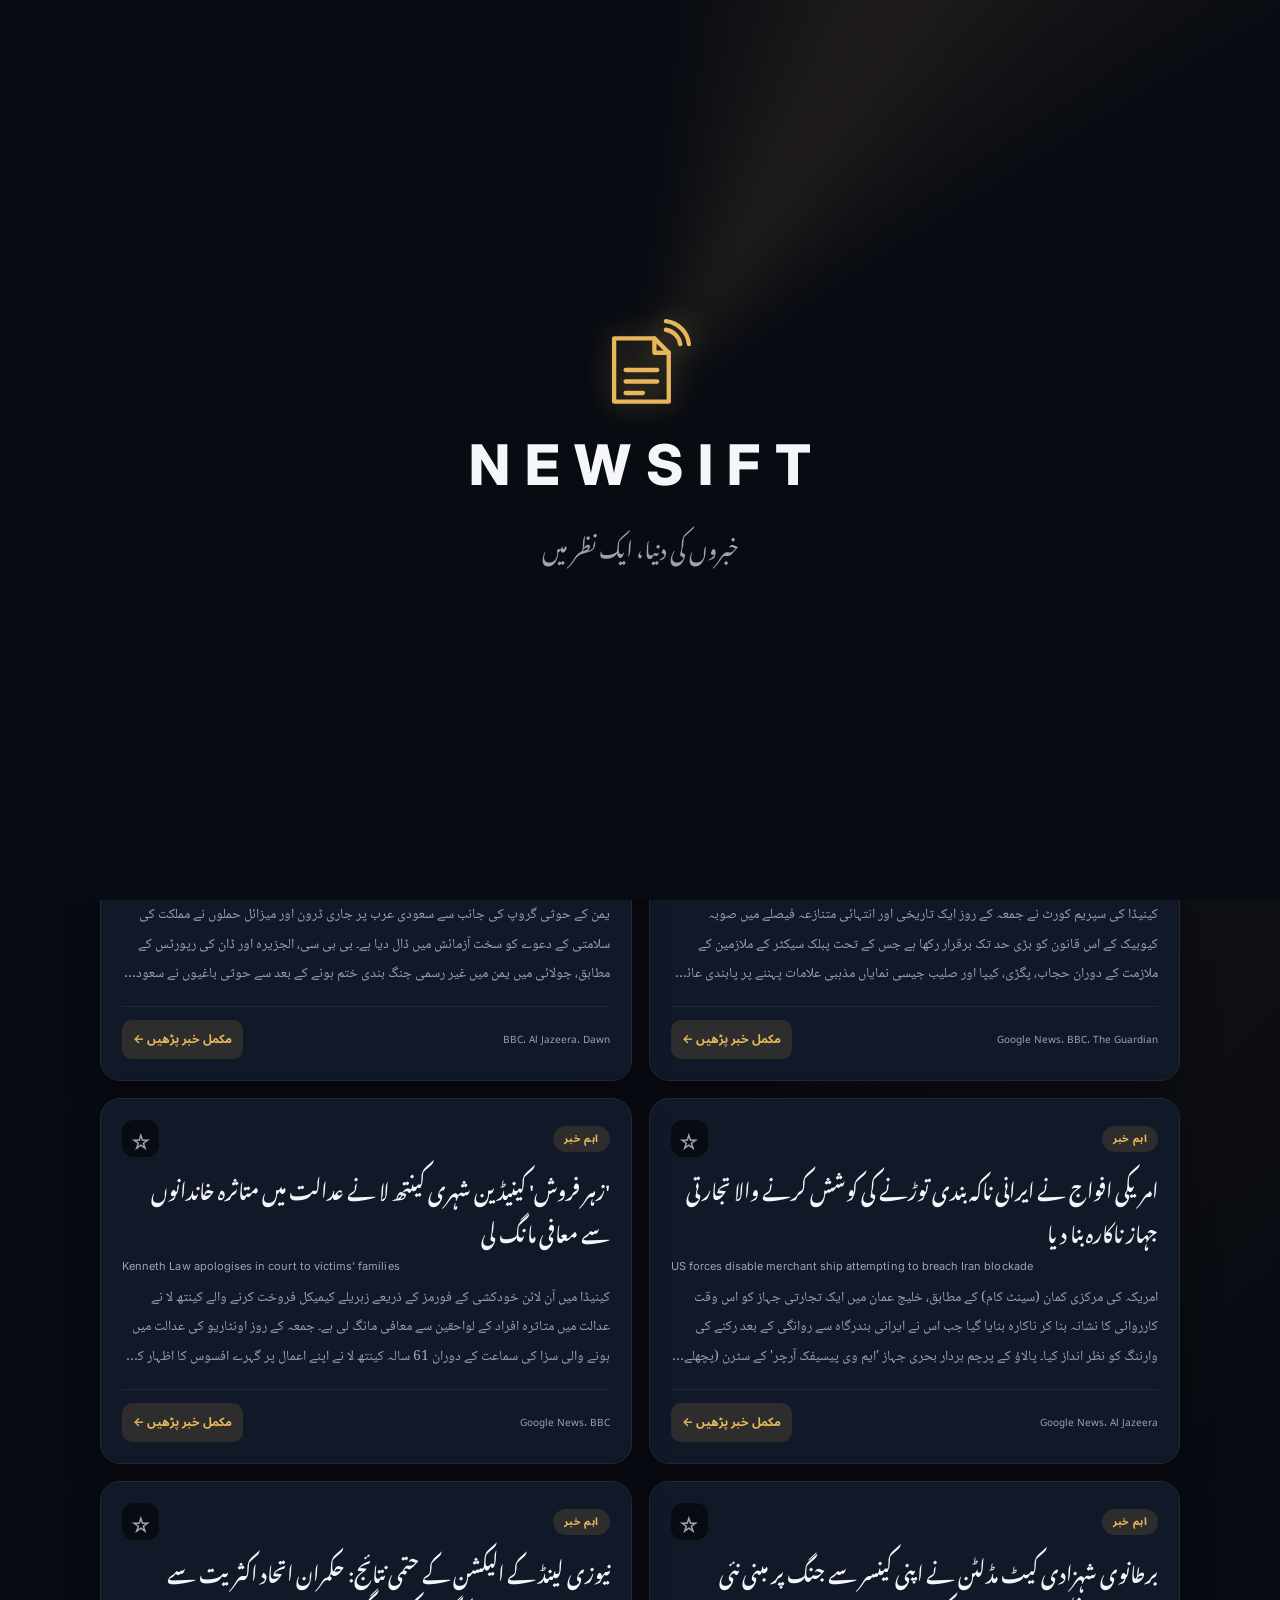
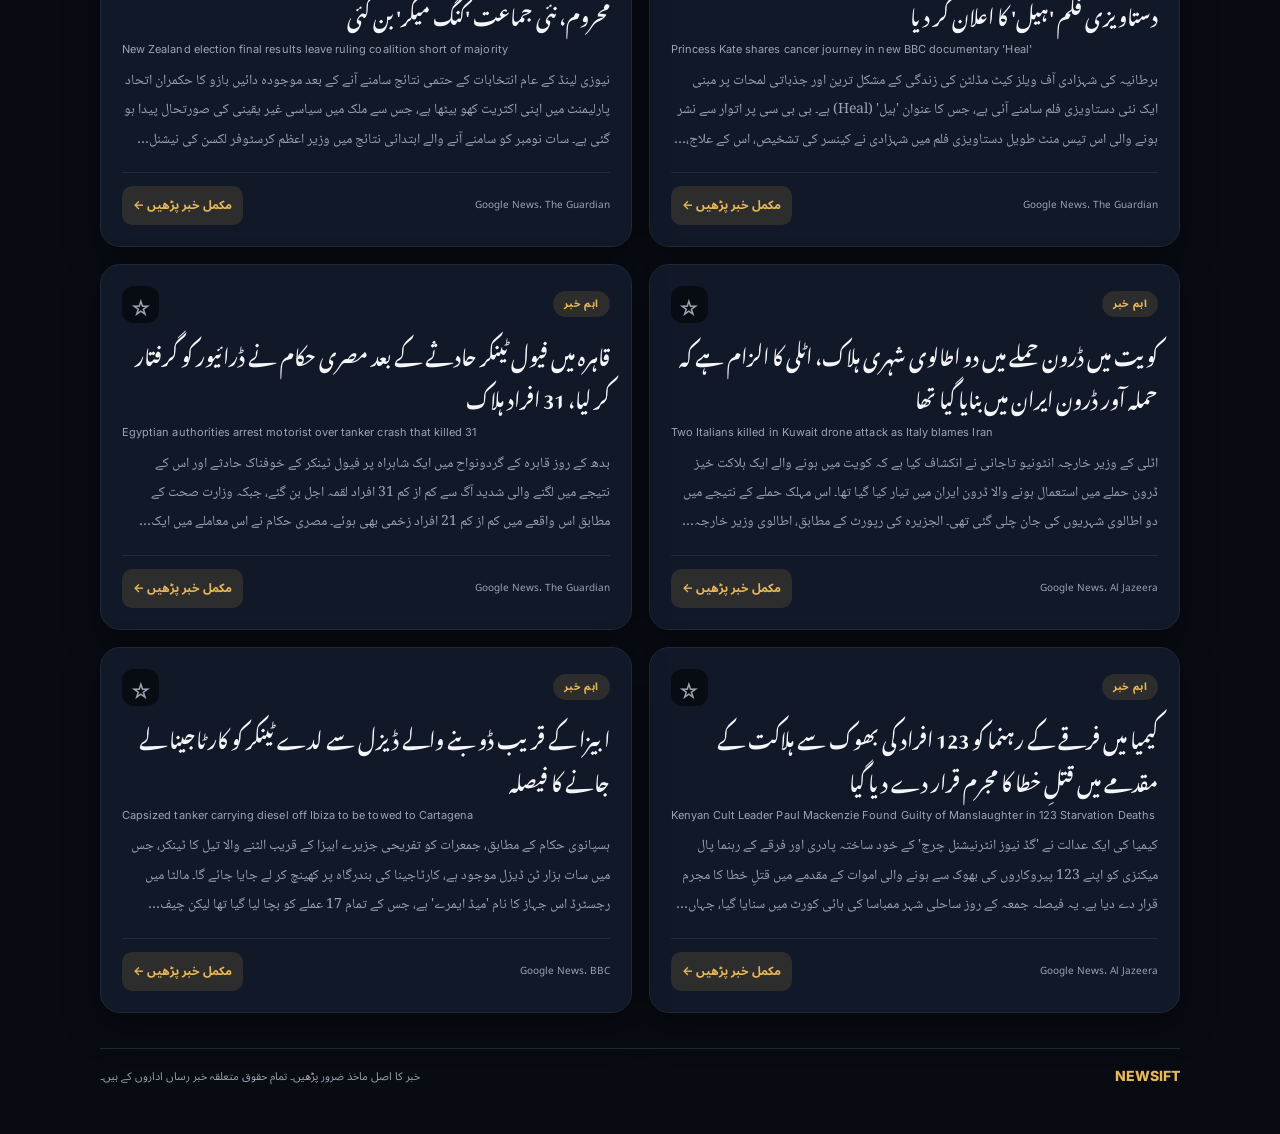
<file: docs/index.html>
<!doctype html><html lang="ur" dir="rtl" data-font="nastaliq" data-size="m"><head><meta charset="utf-8"><meta name="viewport" content="width=device-width,initial-scale=1,viewport-fit=cover"><meta name="theme-color" content="#080B12"><meta name="description" content="Newsift — اردو اور انگریزی میں تازہ خبریں"><title>Newsift — تازہ خبریں</title><link rel="manifest" href="./manifest.json"><link rel="icon" href="./icon.svg" type="image/svg+xml"><link rel="preconnect" href="https://fonts.googleapis.com"><link rel="preconnect" href="https://fonts.gstatic.com" crossorigin><link href="https://fonts.googleapis.com/css2?family=Noto+Nastaliq+Urdu:wght@400;500;600;700&family=Noto+Naskh+Arabic:wght@400;500;600;700&family=Noto+Sans+Arabic:wght@400;500;600;700;800&family=Inter:wght@400;500;600;700;800&display=swap" rel="stylesheet"><link rel="stylesheet" href="./styles.css?v=4"><link rel="stylesheet" href="./premium.css?v=5"></head><body><header class="topbar"><a class="brand" href="./"><span class="brand-mark"><svg viewBox="0 0 64 64" aria-hidden="true"><path d="M14 10h28l10 10v34H14z"/><path d="M22 32h22M22 40h22M22 48h12"/><path d="M50 6a10 10 0 0 1 8 8"/></svg></span><span>NEWSIFT<small>خبروں کی دنیا، ایک نظر میں</small></span></a><div class="top-actions"><button id="setBtn" class="icon-btn" aria-label="ترتیبات / Settings">⚙</button><button id="langBtn" class="icon-btn">EN</button><button id="themeBtn" class="icon-btn" aria-label="Theme">☾</button></div></header><main class="wrap"><section class="hero"><div class="eyebrow" id="eyebrow">دنیا بھر کی مستند خبریں</div><h1 id="headline">خبر سے باخبر، ہر لمحہ</h1><p id="subhead">اہم خبریں، مکمل روزانہ فیڈ اور محفوظ شدہ آرکائیو</p><div class="meta" id="updated">خبریں لوڈ ہو رہی ہیں…</div></section><section class="toolbar"><label class="search"><span>⌕</span><input id="search" type="search" placeholder="خبر، موضوع یا نام تلاش کریں…" autocomplete="off"></label></section><nav class="news-tabs" aria-label="News sections"><button data-tab="important" class="tab-btn active">اہم خبریں</button><button data-tab="all" class="tab-btn">آج کی تمام خبریں</button><button data-tab="archive" class="tab-btn">پچھلی تاریخیں</button><button data-tab="saved" class="tab-btn">☆ محفوظ خبریں</button></nav><div id="archiveBar" class="archive-bar" hidden><label for="archiveDate">تاریخ منتخب کریں</label><input id="archiveDate" type="date"></div><section class="section-head"><div><span class="eyebrow" id="sectionEyebrow">تازہ ترین</span><h2 id="sectionTitle">آج کی اہم خبریں</h2></div><span id="count" class="count"></span></section><div id="status" class="status" role="status">خبریں لوڈ ہو رہی ہیں…</div><section id="news" class="news-grid" aria-live="polite"></section><footer><strong>NEWSIFT</strong><span id="footerText">خبر کا اصل ماخذ ضرور پڑھیں۔ تمام حقوق متعلقہ خبر رساں اداروں کے ہیں۔</span></footer></main><dialog id="detail" class="detail-dialog"><div class="dialog-top"><button id="closeDetail" class="icon-btn">✕</button><span>NEWSIFT</span></div><article id="detailBody"></article></dialog><dialog id="settings" class="detail-dialog"><div class="dialog-top"><button id="closeSet" class="icon-btn" aria-label="Close">✕</button><span>ترتیبات · Settings</span></div><div class="set-body"><label>اردو فونٹ · Urdu font<select id="setFont"><option value="nastaliq">نستعلیق · Nastaliq</option><option value="naskh">نسخ · Naskh</option></select></label><label>ٹیکسٹ سائز · Text size<select id="setSize"><option value="s">چھوٹا · Small</option><option value="m">درمیانہ · Medium</option><option value="l">بڑا · Large</option></select></label><label>لانچ اینیمیشن · Launch intro<select id="setIntro"><option value="full">مکمل · Full</option><option value="short">مختصر · Short</option><option value="off">بند · Off</option></select></label><button id="replayIntro" class="tab-btn">اینیمیشن دوبارہ دیکھیں · Replay intro</button></div></dialog><script src="./app.js" defer></script><script src="./premium.js?v=5" defer></script><script src="./ai-config.js?v=8"></script><script src="./extras.js?v=10" defer></script></body></html>
</file>
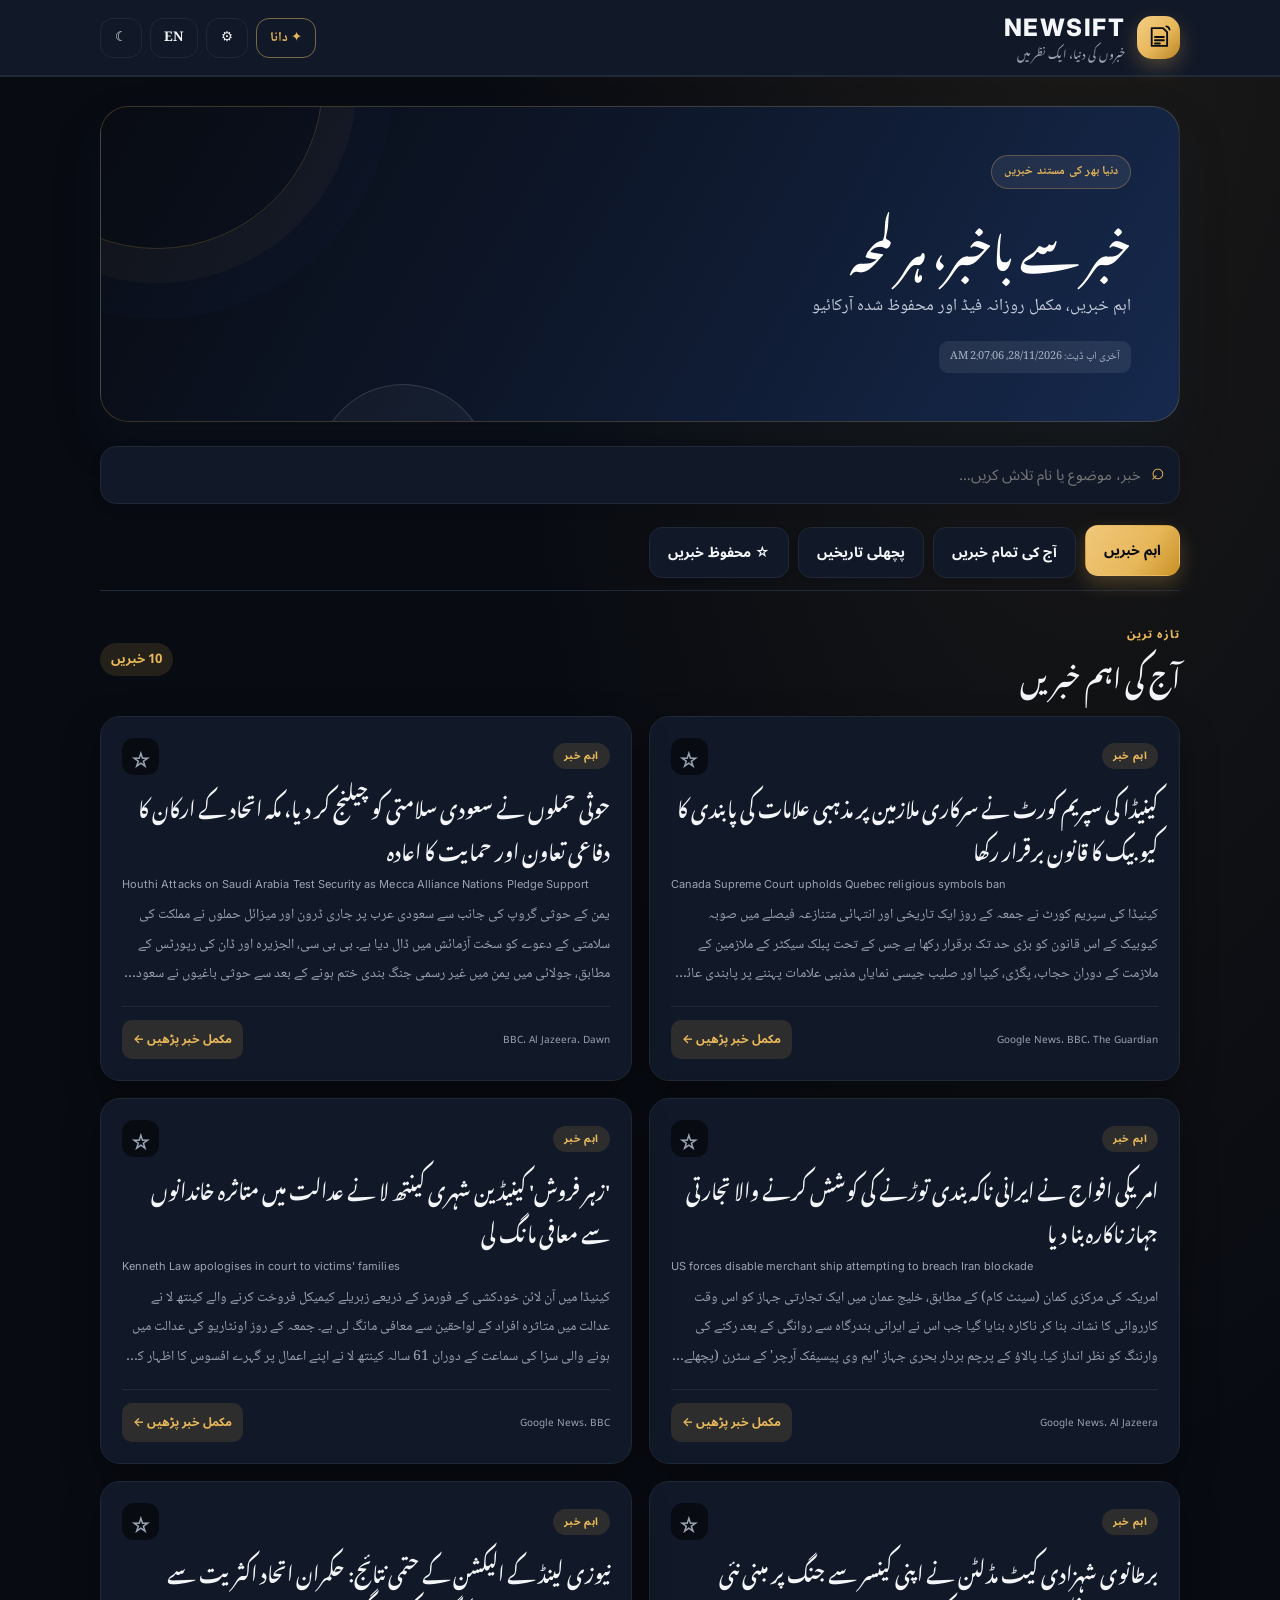
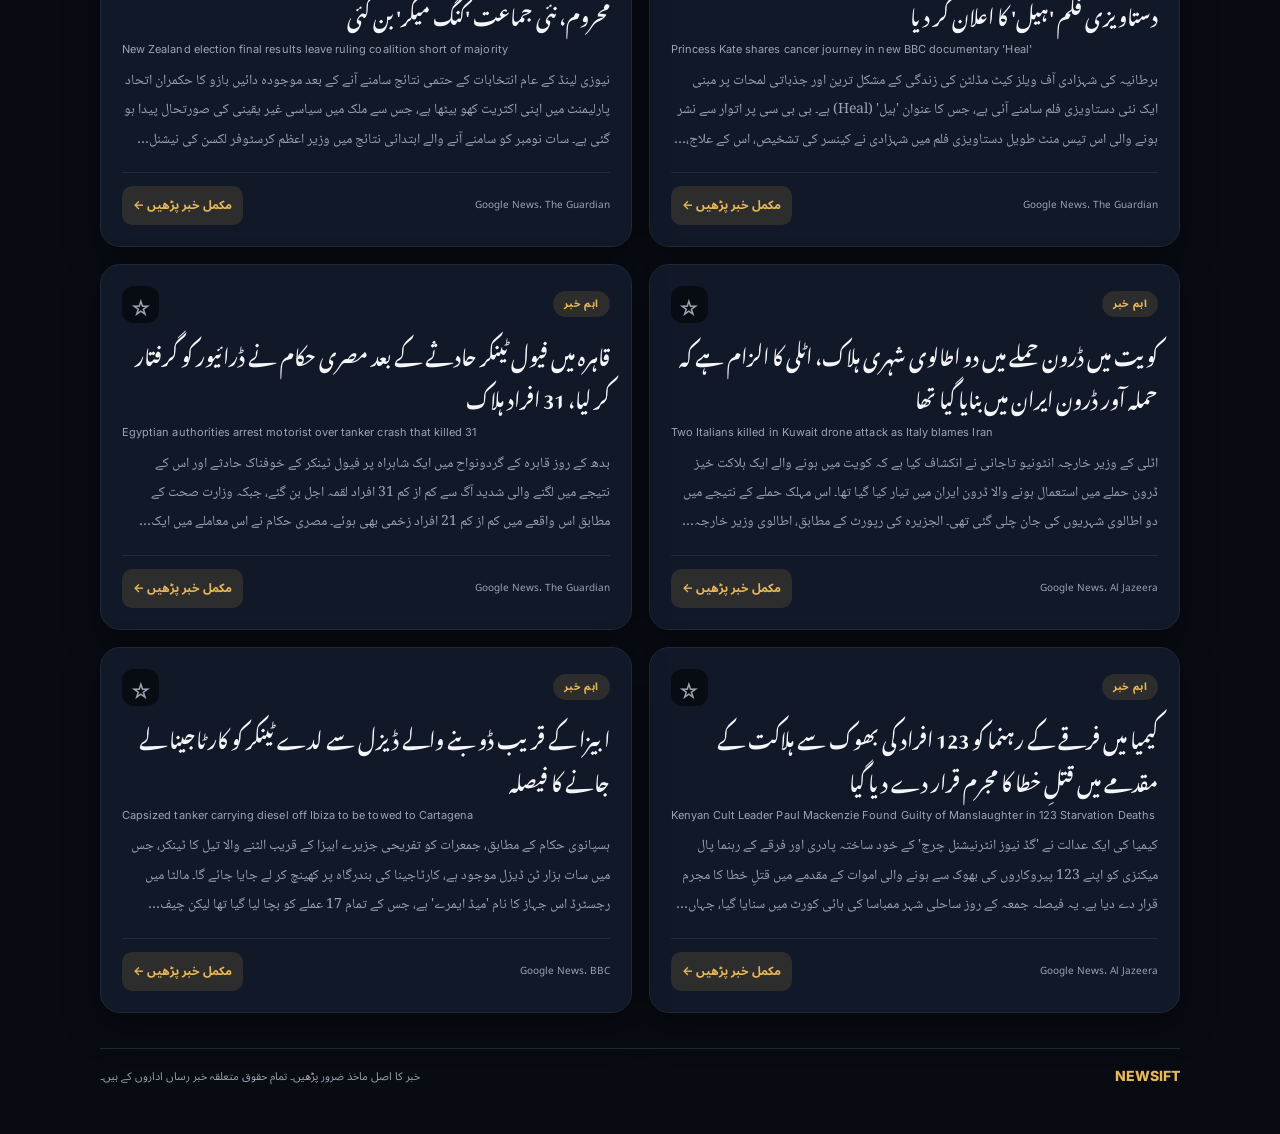
<file: docs/index (1).html>
<!doctype html><html lang="ur" dir="rtl" data-font="nastaliq" data-size="m"><head><meta charset="utf-8"><meta name="viewport" content="width=device-width,initial-scale=1,viewport-fit=cover"><meta name="theme-color" content="#080B12"><meta name="description" content="Newsift — اردو اور انگریزی میں تازہ خبریں"><title>Newsift — تازہ خبریں</title><link rel="manifest" href="./manifest.json"><link rel="icon" href="./icon.svg" type="image/svg+xml"><link rel="preconnect" href="https://fonts.googleapis.com"><link rel="preconnect" href="https://fonts.gstatic.com" crossorigin><link href="https://fonts.googleapis.com/css2?family=Noto+Nastaliq+Urdu:wght@400;500;600;700&family=Noto+Naskh+Arabic:wght@400;500;600;700&family=Noto+Sans+Arabic:wght@400;500;600;700;800&family=Inter:wght@400;500;600;700;800&display=swap" rel="stylesheet"><link rel="stylesheet" href="./styles.css?v=4"><link rel="stylesheet" href="./premium.css?v=5"></head><body><header class="topbar"><a class="brand" href="./"><span class="brand-mark"><svg viewBox="0 0 64 64" aria-hidden="true"><path d="M14 10h28l10 10v34H14z"/><path d="M22 32h22M22 40h22M22 48h12"/><path d="M50 6a10 10 0 0 1 8 8"/></svg></span><span>NEWSIFT<small>خبروں کی دنیا، ایک نظر میں</small></span></a><div class="top-actions"><button id="setBtn" class="icon-btn" aria-label="ترتیبات / Settings">⚙</button><button id="langBtn" class="icon-btn">EN</button><button id="themeBtn" class="icon-btn" aria-label="Theme">☾</button></div></header><main class="wrap"><section class="hero"><div class="eyebrow" id="eyebrow">دنیا بھر کی مستند خبریں</div><h1 id="headline">خبر سے باخبر، ہر لمحہ</h1><p id="subhead">اہم خبریں، مکمل روزانہ فیڈ اور محفوظ شدہ آرکائیو</p><div class="meta" id="updated">خبریں لوڈ ہو رہی ہیں…</div></section><section class="toolbar"><label class="search"><span>⌕</span><input id="search" type="search" placeholder="خبر، موضوع یا نام تلاش کریں…" autocomplete="off"></label></section><nav class="news-tabs" aria-label="News sections"><button data-tab="important" class="tab-btn active">اہم خبریں</button><button data-tab="all" class="tab-btn">آج کی تمام خبریں</button><button data-tab="archive" class="tab-btn">پچھلی تاریخیں</button><button data-tab="saved" class="tab-btn">☆ محفوظ خبریں</button></nav><div id="archiveBar" class="archive-bar" hidden><label for="archiveDate">تاریخ منتخب کریں</label><input id="archiveDate" type="date"></div><section class="section-head"><div><span class="eyebrow" id="sectionEyebrow">تازہ ترین</span><h2 id="sectionTitle">آج کی اہم خبریں</h2></div><span id="count" class="count"></span></section><div id="status" class="status" role="status">خبریں لوڈ ہو رہی ہیں…</div><section id="news" class="news-grid" aria-live="polite"></section><footer><strong>NEWSIFT</strong><span id="footerText">خبر کا اصل ماخذ ضرور پڑھیں۔ تمام حقوق متعلقہ خبر رساں اداروں کے ہیں۔</span></footer></main><dialog id="detail" class="detail-dialog"><div class="dialog-top"><button id="closeDetail" class="icon-btn">✕</button><span>NEWSIFT</span></div><article id="detailBody"></article></dialog><dialog id="settings" class="detail-dialog"><div class="dialog-top"><button id="closeSet" class="icon-btn" aria-label="Close">✕</button><span>ترتیبات · Settings</span></div><div class="set-body"><label>اردو فونٹ · Urdu font<select id="setFont"><option value="nastaliq">نستعلیق · Nastaliq</option><option value="naskh">نسخ · Naskh</option></select></label><label>ٹیکسٹ سائز · Text size<select id="setSize"><option value="s">چھوٹا · Small</option><option value="m">درمیانہ · Medium</option><option value="l">بڑا · Large</option></select></label><label>لانچ اینیمیشن · Launch intro<select id="setIntro"><option value="full">مکمل · Full</option><option value="short">مختصر · Short</option><option value="off">بند · Off</option></select></label><button id="replayIntro" class="tab-btn">اینیمیشن دوبارہ دیکھیں · Replay intro</button></div></dialog><script src="./app.js" defer></script><script src="./premium.js?v=5" defer></script><script src="./ai-config.js?v=6"></script><script src="./extras.js?v=6" defer></script></body></html>
</file>
<file: docs/styles.css>
:root{--bg:#f3f6fa;--surface:#fff;--ink:#142536;--muted:#637486;--line:#e2e9f0;--brand:#087e72;--brand2:#dff5ef}*{box-sizing:border-box}body{margin:0;background:var(--bg);color:var(--ink);font-family:"Noto Naskh Arabic",system-ui,sans-serif;line-height:1.85}body.dark{--bg:#0c1722;--surface:#142333;--ink:#edf4fa;--muted:#a5b6c6;--line:#2b3d4e;--brand:#65d6bd;--brand2:#173b39}.topbar{height:70px;padding:0 max(16px,calc((100% - 1080px)/2));display:flex;align-items:center;justify-content:space-between;background:var(--surface);border-bottom:1px solid var(--line)}.brand{display:flex;gap:10px;align-items:center;text-decoration:none;color:var(--ink);font:800 23px Inter}.brand small{display:block;font:500 11px "Noto Naskh Arabic";color:var(--muted)}.brand-mark{display:grid;place-items:center;width:40px;height:40px;border-radius:13px;background:var(--brand);color:white}.top-actions{display:flex;gap:8px}.icon-btn,.filter-btn{border:1px solid var(--line);background:var(--surface);color:var(--ink);border-radius:11px;padding:8px 13px;cursor:pointer}.wrap{max-width:1080px;margin:auto;padding:24px 18px}.hero{padding:32px;border-radius:22px;background:linear-gradient(120deg,#102a43,#0b756e);color:white}.eyebrow{color:var(--brand);font-size:13px;font-weight:800}.hero .eyebrow{color:#9ce5d7}.hero h1{font-size:clamp(27px,5vw,42px);line-height:1.4;margin:8px 0}.hero p{margin:0;color:#d4e5eb}.meta{font-size:12px;color:#b8d0d9;margin-top:12px}.toolbar{display:flex;gap:10px;margin:22px 0}.search{display:flex;align-items:center;gap:10px;flex:1;background:var(--surface);border:1px solid var(--line);border-radius:13px;padding:0 14px}.search input{width:100%;border:0;outline:0;background:transparent;color:var(--ink);padding:12px 0;font:15px "Noto Naskh Arabic"}.filter-btn.active{background:var(--brand2);color:var(--brand)}.section-head{display:flex;justify-content:space-between;align-items:end;margin-bottom:12px}.section-head h2{font-size:23px;margin:0}.count,.status{color:var(--muted);font-size:13px}.news-grid{display:grid;grid-template-columns:repeat(2,minmax(0,1fr));gap:14px}.news-card{background:var(--surface);border:1px solid var(--line);border-radius:17px;padding:18px;animation:rise .3s both}@keyframes rise{from{opacity:0;transform:translateY(7px)}to{opacity:1;transform:none}}.card-top,.card-bottom{display:flex;justify-content:space-between;align-items:center;gap:10px}.tag{font-size:11px;color:var(--brand);background:var(--brand2);border-radius:20px;padding:2px 10px}.save{border:0;background:none;color:var(--muted);font-size:21px;cursor:pointer}.save.on{color:#d99b26}.news-card h3{font-size:19px;line-height:1.6;margin:6px 0}.english{direction:ltr;text-align:left;font:12px/1.6 Inter;color:var(--muted);margin-bottom:8px}.excerpt{font-size:14px;color:var(--muted);margin:0;display:-webkit-box;-webkit-line-clamp:3;-webkit-box-orient:vertical;overflow:hidden}.card-bottom{border-top:1px solid var(--line);margin-top:13px;padding-top:10px}.sources{font-size:11px;color:var(--muted)}.read{border:0;background:none;color:var(--brand);font-weight:700;cursor:pointer;font-family:inherit}.status{text-align:center;padding:25px}.status.error{color:#d36b5d}footer{display:flex;justify-content:space-between;gap:12px;border-top:1px solid var(--line);margin-top:35px;padding:18px 0;color:var(--muted);font-size:12px}footer strong{font:800 14px Inter;color:var(--brand)}.detail-dialog{width:min(740px,calc(100% - 22px));max-height:88vh;border:1px solid var(--line);border-radius:20px;background:var(--surface);color:var(--ink);padding:20px}.detail-dialog::backdrop{background:#071522aa}.dialog-top{display:flex;justify-content:space-between;color:var(--brand)}.detail-dialog h2{font-size:24px;line-height:1.6}.detail-dialog p{font-size:16px;white-space:pre-line}.detail-sources{display:flex;gap:12px;flex-wrap:wrap}.detail-sources a{color:var(--brand)}@media(max-width:650px){.wrap{padding:14px}.hero{padding:23px 19px}.toolbar{flex-wrap:wrap}.search,.filter-btn{flex-basis:100%}.news-grid{grid-template-columns:1fr}.news-card{padding:15px}footer{flex-direction:column}}
.news-tabs{display:flex;gap:8px;flex-wrap:wrap;margin:0 0 22px}.tab-btn{border:1px solid var(--line);background:var(--surface);color:var(--ink);border-radius:12px;padding:10px 16px;font:600 14px "Noto Naskh Arabic";cursor:pointer}.tab-btn.active{background:var(--brand);border-color:var(--brand);color:white}.archive-bar{display:flex;align-items:center;gap:12px;margin:-8px 0 20px;padding:13px 16px;border:1px solid var(--line);background:var(--surface);border-radius:13px}.archive-bar[hidden]{display:none}.archive-bar input{padding:8px 10px;border:1px solid var(--line);border-radius:9px;background:var(--bg);color:var(--ink);font:14px Inter} @media(max-width:650px){.news-tabs{display:grid;grid-template-columns:1fr 1fr}.tab-btn{padding:9px 6px;font-size:13px}.archive-bar{justify-content:space-between;flex-wrap:wrap}}
/* Newsift visual refresh — refined editorial design and gentle motion */
:root{--bg:#f5f7fb;--surface:#fff;--ink:#14263d;--muted:#718096;--line:#e6ebf2;--brand:#087f78;--brand2:#e3f5f1;--shadow:0 12px 34px rgba(20,38,61,.07);--shadow-hover:0 18px 42px rgba(20,38,61,.13)}
body{font-family:"Noto Sans Arabic","Inter",sans-serif;line-height:1.8;letter-spacing:0;scroll-behavior:smooth;background:radial-gradient(ellipse at 8% 0%,rgba(8,127,120,.055),transparent 32%),var(--bg);transition:background .35s ease,color .35s ease}
body.dark{--bg:#0b1420;--surface:#121f2e;--ink:#eef4fb;--muted:#a1b1c3;--line:#26384a;--brand:#65d6bd;--brand2:#173b39;--shadow:0 12px 34px rgba(0,0,0,.18);--shadow-hover:0 18px 42px rgba(0,0,0,.3)}
.topbar{height:76px;position:sticky;top:0;z-index:20;background:color-mix(in srgb,var(--surface) 88%,transparent);backdrop-filter:blur(16px);-webkit-backdrop-filter:blur(16px);box-shadow:0 1px 0 var(--line);transition:background .3s ease}
.brand{gap:12px;font-size:24px;letter-spacing:-.8px}.brand-mark{width:43px;height:43px;border-radius:15px;box-shadow:0 7px 18px rgba(8,127,120,.22);transition:transform .35s cubic-bezier(.2,.8,.2,1)}.brand:hover .brand-mark{transform:rotate(-8deg) scale(1.06)}
.brand small{font-size:11px;letter-spacing:0}
.icon-btn,.filter-btn,.tab-btn{font-family:inherit;font-weight:700;transition:transform .24s cubic-bezier(.2,.8,.2,1),background .24s ease,border-color .24s ease,color .24s ease,box-shadow .24s ease}
.icon-btn{min-width:42px;border-radius:13px}.icon-btn:hover,.filter-btn:hover,.tab-btn:hover{transform:translateY(-3px);box-shadow:0 8px 18px rgba(20,38,61,.10);border-color:var(--brand)}
.icon-btn:active,.filter-btn:active,.tab-btn:active,.read:active,.save:active{transform:translateY(1px) scale(.97)}
.wrap{max-width:1120px;padding:30px 20px}
.hero{position:relative;isolation:isolate;overflow:hidden;padding:clamp(26px,5vw,48px);border:1px solid rgba(255,255,255,.12);border-radius:28px;background:linear-gradient(118deg,#10243c 0%,#123e53 52%,#087f78 100%);box-shadow:0 22px 48px rgba(16,42,67,.17);animation:heroEnter .75s cubic-bezier(.2,.8,.2,1) both}
.hero:before,.hero:after{content:"";position:absolute;z-index:-1;border:1px solid rgba(255,255,255,.12);border-radius:50%;pointer-events:none}
.hero:before{width:330px;height:330px;inset-inline-end:-110px;top:-190px;box-shadow:0 0 0 34px rgba(255,255,255,.025),0 0 0 70px rgba(255,255,255,.018)}
.hero:after{width:170px;height:170px;inset-inline-end:20%;bottom:-135px;background:rgba(255,255,255,.035)}
.hero .eyebrow{display:inline-flex;align-items:center;gap:8px;padding:5px 12px;border:1px solid rgba(156,229,215,.23);border-radius:30px;background:rgba(255,255,255,.07);font-size:12px;letter-spacing:.2px}
.hero h1{max-width:760px;font-size:clamp(29px,5vw,47px);font-weight:800;line-height:1.45;letter-spacing:-.6px;margin:14px 0 8px;text-wrap:balance}
.hero p{font-size:clamp(14px,2vw,17px);color:#d6e7ed;max-width:620px}
.meta{display:inline-flex;margin-top:18px;padding:6px 11px;border-radius:9px;background:rgba(255,255,255,.08);color:#d3e6e9;font-size:11px}
.toolbar{margin:24px 0 18px}.search{min-height:54px;border-radius:16px;box-shadow:0 5px 18px rgba(20,38,61,.035);transition:border-color .25s ease,box-shadow .25s ease,transform .25s ease}.search:focus-within{border-color:var(--brand);box-shadow:0 0 0 4px color-mix(in srgb,var(--brand) 13%,transparent);transform:translateY(-1px)}.search>span{font-size:23px;color:var(--brand)}.search input{font-size:15px}
.news-tabs{position:relative;display:flex;gap:9px;flex-wrap:wrap;margin:0 0 28px;padding:5px 0 12px;border-bottom:1px solid var(--line)}
.tab-btn{position:relative;overflow:hidden;border-radius:13px;padding:10px 18px;font-size:14px;font-weight:700;background:var(--surface);box-shadow:0 2px 7px rgba(20,38,61,.035)}
.tab-btn:before{content:"";position:absolute;inset:0;background:linear-gradient(110deg,transparent,rgba(255,255,255,.22),transparent);transform:translateX(-120%);transition:transform .55s ease}.tab-btn:hover:before{transform:translateX(120%)}
.tab-btn.active{background:linear-gradient(125deg,#087f78,#0c6f75);border-color:transparent;color:white;box-shadow:0 7px 18px rgba(8,127,120,.22);transform:translateY(-2px)}
.archive-bar{border-radius:15px;box-shadow:var(--shadow);animation:dropIn .35s ease both}.archive-bar input{font-family:Inter,sans-serif}
.section-head{align-items:center;margin:8px 0 16px}.section-head .eyebrow{font-size:11px;letter-spacing:1px;text-transform:uppercase}.section-head h2{font-size:clamp(21px,3vw,26px);font-weight:800;letter-spacing:-.3px}.count{padding:5px 11px;border-radius:30px;background:var(--brand2);color:var(--brand);font-weight:700}
.news-grid{gap:17px}.news-card{position:relative;overflow:hidden;border-radius:20px;padding:21px;border:1px solid var(--line);box-shadow:var(--shadow);transition:transform .32s cubic-bezier(.2,.8,.2,1),box-shadow .32s ease,border-color .32s ease;animation:cardEnter .48s cubic-bezier(.2,.8,.2,1) both}
.news-card:before{content:"";position:absolute;inset-block:0;inset-inline-start:0;width:3px;background:linear-gradient(180deg,var(--brand),transparent);opacity:0;transition:opacity .25s ease}
.news-card:hover{transform:translateY(-6px);box-shadow:var(--shadow-hover);border-color:color-mix(in srgb,var(--brand) 35%,var(--line))}
.news-card:hover:before{opacity:1}
.news-card:nth-child(2){animation-delay:.045s}.news-card:nth-child(3){animation-delay:.09s}.news-card:nth-child(4){animation-delay:.135s}.news-card:nth-child(5){animation-delay:.18s}.news-card:nth-child(6){animation-delay:.225s}
.tag{font-size:10px;font-weight:800;letter-spacing:.35px;padding:4px 11px}
.save{width:37px;height:37px;border-radius:12px;background:var(--bg);transition:transform .25s ease,background .25s ease,color .25s ease}.save:hover{transform:translateY(-3px) scale(1.08);background:var(--brand2);color:var(--brand)}.save.on{background:#fff5df;color:#c58a17}
.news-card h3{font-size:clamp(17px,2vw,20px);font-weight:800;line-height:1.75;letter-spacing:-.2px;margin:9px 0 6px}
.english{font-family:Inter,"Noto Sans Arabic",sans-serif;font-size:11px;letter-spacing:.05px}
.excerpt{font-size:14px;line-height:2;color:var(--muted)}
.card-bottom{margin-top:17px;padding-top:13px}.sources{font-size:10px;line-height:1.6}
.read{padding:7px 11px;border-radius:10px;background:var(--brand2);font-size:12px;transition:transform .22s ease,background .22s ease,color .22s ease}.read:hover{transform:translateX(-3px);background:var(--brand);color:#fff}
.status{padding:38px 18px;border:1px dashed var(--line);border-radius:17px;background:var(--surface)}
.detail-dialog{border-radius:24px;box-shadow:0 28px 80px rgba(0,0,0,.25);animation:dialogIn .3s cubic-bezier(.2,.8,.2,1) both}.detail-dialog[open]{animation:dialogIn .3s cubic-bezier(.2,.8,.2,1) both}.detail-dialog h2{font-weight:800;line-height:1.8}.detail-dialog p{line-height:2.1;color:var(--ink)}.detail-sources a{display:inline-flex;padding:8px 12px;border-radius:10px;background:var(--brand2);text-decoration:none;font-weight:700;font-size:13px;transition:transform .2s ease}.detail-sources a:hover{transform:translateY(-3px)}
footer{font-size:11px;line-height:1.8}
button:focus-visible,a:focus-visible,input:focus-visible{outline:3px solid color-mix(in srgb,var(--brand) 55%,transparent);outline-offset:3px}
@keyframes heroEnter{from{opacity:0;transform:translateY(16px)}to{opacity:1;transform:translateY(0)}}
@keyframes cardEnter{from{opacity:0;transform:translateY(15px) scale(.99)}to{opacity:1;transform:translateY(0) scale(1)}}
@keyframes dropIn{from{opacity:0;transform:translateY(-9px)}to{opacity:1;transform:translateY(0)}}
@keyframes dialogIn{from{opacity:0;transform:translateY(16px) scale(.985)}to{opacity:1;transform:translateY(0) scale(1)}}
@media(max-width:650px){.topbar{height:66px;padding-inline:14px}.wrap{padding:18px 14px}.hero{border-radius:22px;padding:25px 19px}.news-tabs{display:grid;grid-template-columns:1fr 1fr;gap:8px;margin-bottom:22px}.tab-btn{padding:11px 7px;font-size:12px}.news-card{padding:17px;border-radius:17px}.section-head h2{font-size:21px}.card-bottom{align-items:flex-start}.read{white-space:nowrap}.detail-dialog{padding:17px}}
@media(hover:none){.news-card:hover,.tab-btn:hover,.icon-btn:hover,.filter-btn:hover{transform:none;box-shadow:var(--shadow)}}
@media(prefers-reduced-motion:reduce){html:focus-within{scroll-behavior:auto}*,*::before,*::after{animation-duration:.01ms!important;animation-iteration-count:1!important;transition-duration:.01ms!important;scroll-behavior:auto!important}}


/* Newsift UI v4: enforce loaded typefaces and visible, consistent motion */
:root{font-synthesis:none;text-rendering:optimizeLegibility}
html{scroll-behavior:smooth}
body,button,input,select,textarea{font-family:"Noto Sans Arabic","Inter",system-ui,sans-serif}
body{font-weight:400}
.brand small,.tab-btn,.search input,.archive-bar label,.section-head,.tag,.sources,.read,.status,footer{font-family:"Noto Sans Arabic","Inter",system-ui,sans-serif}
button,.tab-btn,.icon-btn,.save,.read,.search,.archive-bar,.news-card,.detail-dialog{will-change:transform}
.topbar{transition:background .3s ease,box-shadow .3s ease}
.toolbar,.news-tabs,.section-head{animation:uiSlideDown .55s cubic-bezier(.2,.8,.2,1) both}
.toolbar{animation-delay:.06s}
.news-tabs{animation-delay:.12s}
.section-head{animation-delay:.16s}
.news-grid{animation:uiSlideUp .42s cubic-bezier(.2,.8,.2,1) both}
.news-card{animation:uiSlideUp .5s cubic-bezier(.2,.8,.2,1) both}
.news-card:nth-child(1){animation-delay:.02s}
.news-card:nth-child(2){animation-delay:.07s}
.news-card:nth-child(3){animation-delay:.12s}
.news-card:nth-child(4){animation-delay:.17s}
.news-card:nth-child(5){animation-delay:.22s}
.news-card:nth-child(6){animation-delay:.27s}
.tab-btn{transition:transform .28s ease,background .28s ease,color .28s ease,box-shadow .28s ease,border-color .28s ease}
.tab-btn.active{animation:tabPop .28s ease both}
.archive-bar:not([hidden]){animation:uiSlideDown .32s ease both}
.save{transition:transform .25s ease,color .25s ease,background .25s ease}
.save:active{transform:scale(.88)}
.detail-dialog[open]{animation:dialogRise .32s cubic-bezier(.2,.8,.2,1) both}
@keyframes uiSlideUp{from{opacity:0;transform:translate3d(0,22px,0)}to{opacity:1;transform:translate3d(0,0,0)}}
@keyframes uiSlideDown{from{opacity:0;transform:translate3d(0,-14px,0)}to{opacity:1;transform:translate3d(0,0,0)}}
@keyframes tabPop{from{transform:translateY(3px) scale(.97)}to{transform:translateY(-2px) scale(1)}}
@keyframes dialogRise{from{opacity:0;transform:translateY(24px) scale(.98)}to{opacity:1;transform:translateY(0) scale(1)}}
@media(prefers-reduced-motion:reduce){html{scroll-behavior:auto}*,*::before,*::after{animation:none!important;transition:none!important;scroll-behavior:auto!important;will-change:auto!important}}
</file>
<file: docs/premium.css>
/* Newsift premium layer (phase 1): palette, Urdu typography, cinematic intro, settings */
:root{--bg:#f6f4ee;--surface:#fff;--ink:#14181f;--muted:#5d6675;--line:#e6e1d4;--brand:#8a5d0c;--brand2:#fbf0d8;--on-brand:#fff;--accent:#2f5fd0;--ts:1;--ur-head:"Noto Nastaliq Urdu","Noto Naskh Arabic","Noto Sans Arabic",serif;--ur-body:"Noto Naskh Arabic","Noto Sans Arabic",system-ui,sans-serif}
body.dark{--bg:#080B12;--surface:#111827;--ink:#F5F6FA;--muted:#9AA4B2;--line:#1f2937;--brand:#E7B75A;--brand2:rgba(231,183,90,.13);--on-brand:#080B12;--accent:#5B8DEF;--shadow:0 14px 36px rgba(0,0,0,.35);--shadow-hover:0 20px 46px rgba(0,0,0,.5)}
html[data-font=naskh]{--ur-head:"Noto Naskh Arabic","Noto Sans Arabic",serif}
html[data-size=s]{--ts:.92}html[data-size=l]{--ts:1.15}
body{font-family:var(--ur-body);background:radial-gradient(ellipse at 85% -5%,color-mix(in srgb,var(--brand) 9%,transparent),transparent 40%),var(--bg)}
body.dark .topbar{background:color-mix(in srgb,#080B12 86%,transparent)}
.hero h1,.news-card h3,.detail-dialog h2,.section-head h2{font-family:var(--ur-head);font-weight:600;letter-spacing:0}
.hero h1{line-height:1.95;font-size:calc(clamp(27px,5vw,42px)*var(--ts))}
.news-card h3{line-height:2.15;font-size:calc(clamp(17px,2vw,20px)*var(--ts))}
.detail-dialog h2{line-height:2.2;font-size:calc(24px*var(--ts))}
.section-head h2{line-height:2}
.excerpt{font-size:calc(14px*var(--ts));line-height:2.1}.detail-dialog p{font-size:calc(16px*var(--ts));line-height:2.2}
html[lang=en] .hero h1,html[lang=en] .news-card h3,html[lang=en] .detail-dialog h2,html[lang=en] .section-head h2{font-family:Inter,system-ui,sans-serif;font-weight:800;line-height:1.4}
html[lang=en] .news-card h3{line-height:1.5}
.brand-mark{background:linear-gradient(135deg,#F3CE85,#E7B75A 55%,#b98524);color:#080B12;box-shadow:0 8px 20px rgba(231,183,90,.28)}
.brand-mark svg{width:26px;height:26px;fill:none;stroke:currentColor;stroke-width:4.5;stroke-linecap:round;stroke-linejoin:round;overflow:visible}
.brand{font-weight:800;letter-spacing:.06em}
.brand small{font-family:"Noto Nastaliq Urdu",var(--ur-body);letter-spacing:0;line-height:1.9;font-size:11px}
.hero{background:linear-gradient(120deg,#080B12 0%,#0f1a30 55%,#16294d 100%);border-color:rgba(231,183,90,.22)}
.hero:before{border-color:rgba(231,183,90,.2);box-shadow:0 0 0 34px rgba(231,183,90,.03),0 0 0 70px rgba(91,141,239,.025)}
.hero .eyebrow{color:#E7B75A;border-color:rgba(231,183,90,.3)}
.hero p{color:#c3cbd8}.meta{color:#aab4c4}
.tab-btn.active{background:linear-gradient(125deg,#F0C77A,#E7B75A 60%,#c99227);color:#080B12;box-shadow:0 8px 20px rgba(231,183,90,.25)}
body:not(.dark) .tab-btn.active{background:var(--brand);color:#fff}
.tag,.count,.read,.save:hover{color:var(--brand)}
.read:hover{background:var(--brand);color:var(--on-brand)}
.save.on{background:var(--brand2);color:var(--brand)}
.detail-sources a{color:var(--brand)}
.detail-dialog::backdrop{background:rgba(3,5,9,.7);backdrop-filter:blur(4px)}
.set-body{display:grid;gap:14px;margin-top:14px}.set-body label{display:grid;gap:6px;font-weight:600;font-size:14px}
.set-body select{padding:11px 12px;border:1px solid var(--line);border-radius:11px;background:var(--bg);color:var(--ink);font:15px var(--ur-body)}
/* cinematic intro */
#intro{position:fixed;inset:0;z-index:100;display:grid;place-content:center;justify-items:center;gap:16px;background:#080B12;color:#F5F6FA;overflow:hidden;--k:1;transition:opacity .55s ease,transform .55s ease}
#intro.out{opacity:0;transform:scale(1.07);pointer-events:none}
#intro .beam{position:absolute;inset:-25%;background:conic-gradient(from 200deg at 50% 45%,transparent 0 42%,rgba(231,183,90,.2) 50%,transparent 58%);filter:blur(22px);animation:beam calc(2.5s*var(--k)) ease-out both}
#intro .sym{position:relative;width:92px;height:92px;fill:none;stroke:#E7B75A;stroke-width:3;stroke-linecap:round;stroke-linejoin:round;overflow:visible;filter:drop-shadow(0 0 14px rgba(231,183,90,.45))}
#intro .sym path{stroke-dasharray:1;stroke-dashoffset:1;animation:draw calc(1s*var(--k)) ease forwards}
#intro .sym path:nth-child(2){animation-delay:calc(.15s*var(--k))}#intro .sym path:nth-child(3){animation-delay:calc(.3s*var(--k))}#intro .sym path:nth-child(4){animation-delay:calc(.5s*var(--k))}
#intro .word{position:relative;font:800 clamp(34px,11vw,56px)/1.2 Inter,system-ui,sans-serif;letter-spacing:.26em;margin-inline-start:.26em;direction:ltr;background:linear-gradient(100deg,#F5F6FA 0 42%,#E7B75A 50%,#F5F6FA 58% 100%) 120% 0/250% 100%;-webkit-background-clip:text;background-clip:text;color:transparent;opacity:0;animation:wordIn calc(.8s*var(--k)) ease calc(.6s*var(--k)) forwards,sweep calc(1.1s*var(--k)) ease calc(1.25s*var(--k)) forwards}
#intro .slogan{position:relative;font:400 clamp(16px,4.6vw,22px)/2.4 "Noto Nastaliq Urdu","Noto Naskh Arabic",serif;color:#9AA4B2;padding:4px 12px;opacity:0;animation:fadeUp calc(.7s*var(--k)) ease calc(1.5s*var(--k)) forwards}
@keyframes beam{from{opacity:0;transform:rotate(-28deg)}40%{opacity:1}to{opacity:.5;transform:rotate(12deg)}}
@keyframes draw{to{stroke-dashoffset:0}}
@keyframes wordIn{from{opacity:0;transform:translateY(12px);letter-spacing:.5em}to{opacity:1;transform:none;letter-spacing:.26em}}
@keyframes sweep{from{background-position:120% 0}to{background-position:-20% 0}}
@keyframes fadeUp{from{opacity:0;transform:translateY(8px)}to{opacity:1;transform:none}}
@media(prefers-reduced-motion:reduce){#intro{display:none!important}}
</file>
